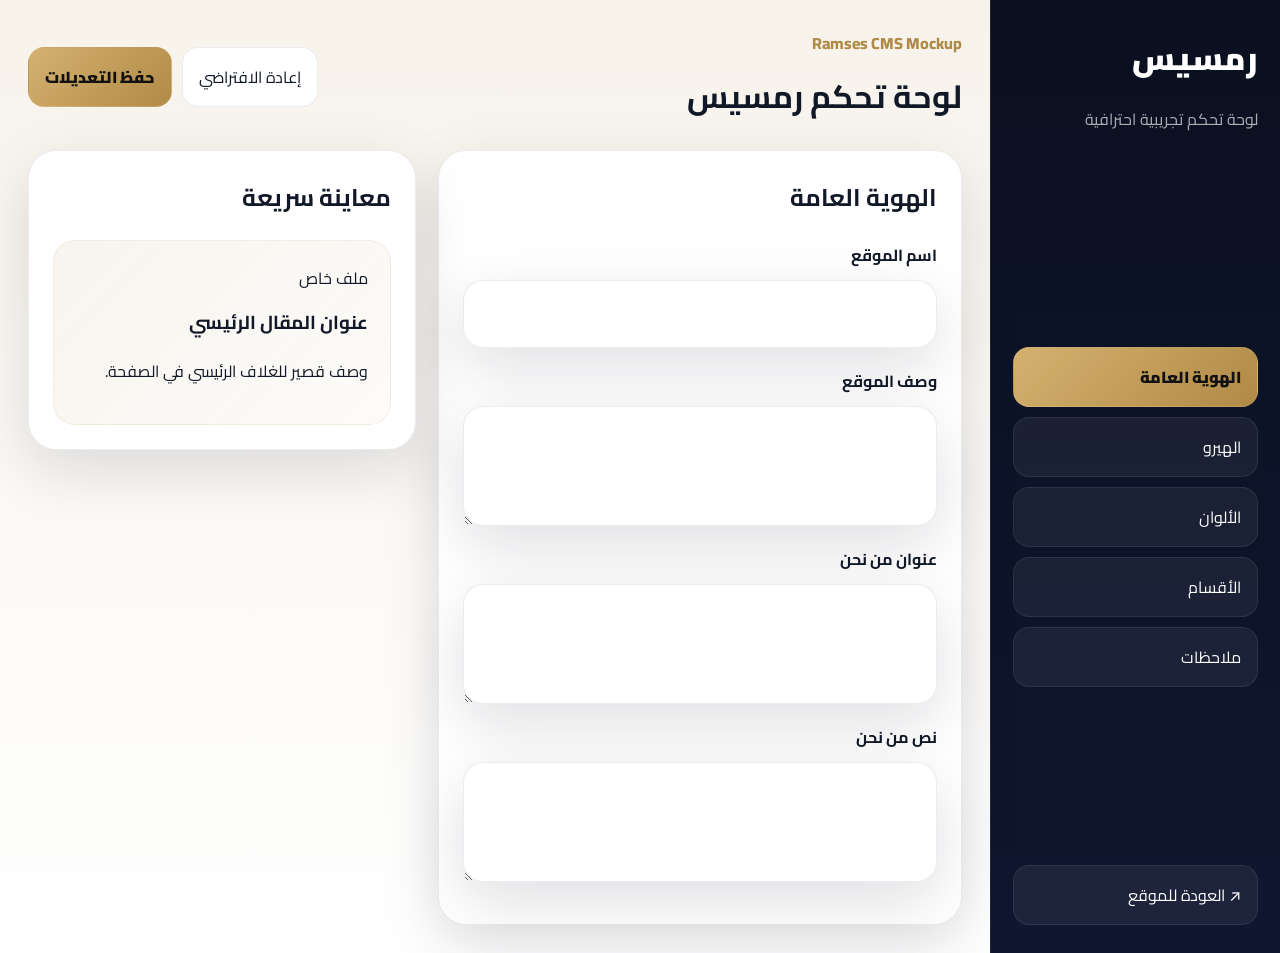
<file: admin.html>
<!DOCTYPE html>
<html lang="ar" dir="rtl">
<head>
  <meta charset="UTF-8" />
  <meta name="viewport" content="width=device-width, initial-scale=1.0" />
  <title>لوحة تحكم رمسيس</title>
  <link rel="preconnect" href="https://fonts.googleapis.com">
  <link rel="preconnect" href="https://fonts.gstatic.com" crossorigin>
  <link href="https://fonts.googleapis.com/css2?family=Cairo:wght@400;600;700;800;900&family=Inter:wght@400;500;600;700;800&display=swap" rel="stylesheet">
  <link rel="stylesheet" href="styles.css" />
</head>
<body class="admin-body">
  <div class="admin-layout">
    <aside class="admin-sidebar">
      <div>
        <div class="admin-logo">رمسيس</div>
        <p class="admin-sub">لوحة تحكم تجريبية احترافية</p>
      </div>
      <nav class="admin-nav">
        <button class="tab-btn active" data-tab="general">الهوية العامة</button>
        <button class="tab-btn" data-tab="hero">الهيرو</button>
        <button class="tab-btn" data-tab="colors">الألوان</button>
        <button class="tab-btn" data-tab="sections">الأقسام</button>
        <button class="tab-btn" data-tab="notes">ملاحظات</button>
      </nav>
      <a href="index.html" class="back-site">↗ العودة للموقع</a>
    </aside>

    <main class="admin-main">
      <header class="admin-header">
        <div>
          <span class="admin-kicker">Ramses CMS Mockup</span>
          <h1>لوحة تحكم رمسيس</h1>
        </div>
        <div class="admin-actions">
          <button id="resetData" class="ghost-btn">إعادة الافتراضي</button>
          <button id="saveData" class="primary-btn">حفظ التعديلات</button>
        </div>
      </header>

      <section class="admin-grid">
        <div class="panel tab-panel active" id="general">
          <h2>الهوية العامة</h2>
          <label>اسم الموقع<input type="text" id="siteName" /></label>
          <label>وصف الموقع<textarea id="siteTag"></textarea></label>
          <label>عنوان من نحن<textarea id="aboutTitleInput"></textarea></label>
          <label>نص من نحن<textarea id="aboutTextInput"></textarea></label>
        </div>

        <div class="panel tab-panel" id="hero">
          <h2>قسم الهيرو</h2>
          <label>التصنيف<input type="text" id="heroCategoryInput" /></label>
          <label>العنوان الرئيسي<textarea id="heroTitleInput"></textarea></label>
          <label>الوصف<textarea id="heroDescInput"></textarea></label>
          <label>رابط الصورة<input type="text" id="heroImageInput" /></label>
        </div>

        <div class="panel tab-panel" id="colors">
          <h2>ألوان الواجهة</h2>
          <label>اللون الأساسي<input type="color" id="primaryColor" /></label>
          <label>لون الخلفية الداكنة<input type="color" id="darkColor" /></label>
          <label>لون البطاقات الفاتحة<input type="color" id="surfaceColor" /></label>
        </div>

        <div class="panel tab-panel" id="sections">
          <h2>محتوى إضافي</h2>
          <label>عنوان الاشتراك بالنشرة<textarea id="newsletterTitleInput"></textarea></label>
          <label>نص الاشتراك<textarea id="newsletterTextInput"></textarea></label>
          <label>روابط التواصل (سطر لكل رابط)<textarea id="socialLinksInput"></textarea></label>
        </div>

        <div class="panel tab-panel" id="notes">
          <h2>مهم</h2>
          <div class="note-box">
            هذه اللوحة ما زالت Front-end فقط وتخزن التعديلات داخل المتصفح عبر <strong>localStorage</strong>.
            البنية أصبحت أقوى، وفي الخطوة التالية يمكن ربط المقالات والاشتراكات ولوحة التحكم فعليًا مع Supabase.
          </div>
        </div>

        <div class="panel preview-panel">
          <h2>معاينة سريعة</h2>
          <div class="preview-card">
            <span id="previewCategory">ملف خاص</span>
            <h3 id="previewTitle">عنوان المقال الرئيسي</h3>
            <p id="previewDesc">وصف قصير للغلاف الرئيسي في الصفحة.</p>
          </div>
        </div>
      </section>
    </main>
  </div>

  <script src="admin.js"></script>
</body>
</html>
</file>
<file: styles.css>
:root {
  --bg: #0b1020;
  --bg-2: #121935;
  --gold: #b08a47;
  --gold-soft: rgba(176, 138, 71, 0.14);
  --surface: #f4efe7;
  --surface-2: #ffffff;
  --surface-3: rgba(255,255,255,0.7);
  --text: #111827;
  --muted: #596579;
  --border: rgba(255,255,255,.14);
  --line: rgba(17,24,39,.08);
  --shadow: 0 20px 60px rgba(12, 18, 35, 0.13);
  --shadow-strong: 0 30px 80px rgba(8, 12, 25, 0.22);
  --container: 1240px;
  --radius-xl: 34px;
  --radius-lg: 26px;
  --radius-md: 20px;
  --transition: all .35s ease;
}

html[data-theme="dark"] {
  --surface: #101829;
  --surface-2: #111a2d;
  --surface-3: rgba(16,24,41,0.82);
  --text: #eef2ff;
  --muted: #b3bdd0;
  --line: rgba(255,255,255,.08);
  --shadow: 0 20px 60px rgba(0, 0, 0, .28);
  background: #070b14;
}

* { box-sizing: border-box; }
html { scroll-behavior: smooth; }
body {
  margin: 0;
  font-family: "Cairo", "Inter", sans-serif;
  color: var(--text);
  background:
    radial-gradient(circle at top right, rgba(176,138,71,.1), transparent 28%),
    linear-gradient(180deg, #f8f6f1 0%, #ffffff 26%, #f7f2e8 100%);
  overflow-x: hidden;
}
html[data-theme="dark"] body {
  background:
    radial-gradient(circle at top right, rgba(176,138,71,.12), transparent 24%),
    linear-gradient(180deg, #070b14 0%, #0c1322 42%, #09111f 100%);
}
a { color: inherit; text-decoration: none; }
img { display: block; max-width: 100%; }
button, input, textarea { font: inherit; }
.container { width: min(100% - 32px, var(--container)); margin: 0 auto; position: relative; z-index: 2; }
.desktop-only { display: block; }
.mobile-only { display: none; }

.bg-orb {
  position: fixed;
  border-radius: 999px;
  filter: blur(60px);
  pointer-events: none;
  z-index: 0;
  opacity: .5;
  animation: floatOrb 12s ease-in-out infinite;
}
.orb-1 { width: 260px; height: 260px; background: rgba(176,138,71,.18); top: 90px; right: -60px; }
.orb-2 { width: 180px; height: 180px; background: rgba(30,61,122,.16); bottom: 100px; left: -40px; animation-delay: -4s; }
@keyframes floatOrb { 0%,100% { transform: translateY(0px); } 50% { transform: translateY(26px); } }

.topbar {
  position: sticky;
  top: 0;
  z-index: 60;
  background: rgba(10, 15, 30, .88);
  backdrop-filter: blur(18px);
  border-bottom: 1px solid var(--border);
}
.topbar-inner {
  min-height: 84px;
  display: grid;
  grid-template-columns: auto 1fr auto;
  gap: 18px;
  align-items: center;
}
.brand-wrap { display: flex; align-items: center; gap: 14px; color: #fff; }
.brand { font-size: 1.9rem; font-weight: 900; letter-spacing: .3px; }
.brand-sub { color: rgba(255,255,255,.74); font-size: .95rem; }
.menu-btn, .lang-toggle, .admin-link, .theme-toggle {
  border: 1px solid rgba(255,255,255,.16);
  background: rgba(255,255,255,.06);
  color: #fff;
  border-radius: 16px;
  padding: 11px 15px;
  transition: var(--transition);
}
.menu-btn:hover, .lang-toggle:hover, .admin-link:hover, .theme-toggle:hover { transform: translateY(-2px); background: rgba(255,255,255,.12); }
.top-actions { display: flex; align-items: center; gap: 10px; }
.top-search-wrap {
  display: flex; align-items: center; gap: 10px;
  background: rgba(255,255,255,.08);
  border: 1px solid rgba(255,255,255,.12);
  border-radius: 18px;
  padding: 0 14px;
  height: 54px;
  max-width: 560px;
  width: 100%;
  justify-self: center;
}
.top-search-wrap svg { width: 20px; height: 20px; fill: rgba(255,255,255,.72); }
.top-search-wrap input { background: transparent; border: 0; outline: none; color: #fff; width: 100%; }
.top-search-wrap input::placeholder { color: rgba(255,255,255,.62); }

.main-nav { background: var(--surface-3); border-bottom: 1px solid var(--line); backdrop-filter: blur(16px); position: sticky; top: 84px; z-index: 40; }
.nav-inner { min-height: 60px; display: flex; align-items: center; gap: 28px; overflow-x: auto; }
.nav-inner a { font-weight: 800; color: var(--text); white-space: nowrap; position: relative; }
.nav-inner a::after { content: ""; position: absolute; inset-inline-start: 0; bottom: -10px; width: 0; height: 3px; background: var(--gold); border-radius: 999px; transition: var(--transition); }
.nav-inner a:hover::after { width: 100%; }

.glass-panel {
  background: linear-gradient(180deg, rgba(255,255,255,.65), rgba(255,255,255,.4));
  backdrop-filter: blur(18px);
  border: 1px solid rgba(255,255,255,.24);
  box-shadow: var(--shadow);
}
html[data-theme="dark"] .glass-panel {
  background: linear-gradient(180deg, rgba(17,26,45,.82), rgba(17,26,45,.68));
  border-color: rgba(255,255,255,.08);
}

.hero { padding: 30px 0 24px; }
.hero-grid { display: grid; grid-template-columns: 1.8fr .95fr; gap: 22px; }
.hero-main, .article-card, .news-section-card, .sidebar-card, .about-card, .newsletter-shell, .article-content-card {
  transform: translateY(0);
  transition: var(--transition);
}
.hero-main:hover, .article-card:hover, .news-section-card:hover, .sidebar-card:hover, .about-card:hover, .news-item:hover {
  transform: translateY(-6px);
}
.floating-card { animation: gentleFloat 7s ease-in-out infinite; }
@keyframes gentleFloat { 0%,100% { transform: translateY(0); } 50% { transform: translateY(-8px); } }
.hero-main { position: relative; min-height: 660px; border-radius: 38px; overflow: hidden; box-shadow: var(--shadow-strong); }
.hero-main img { width: 100%; height: 100%; object-fit: cover; transform: scale(1.02); }
.hero-overlay { position: absolute; inset: 0; background: linear-gradient(180deg, rgba(5,8,18,.08), rgba(5,8,18,.52) 55%, rgba(5,8,18,.94)); }
.hero-content { position: absolute; inset-inline: 0; bottom: 0; padding: 38px; color: #fff; z-index: 2; }
.eyebrow, .section-kicker, .card-tag, .mini-tag {
  display: inline-flex; align-items: center; gap: 8px;
  background: var(--gold-soft);
  color: var(--gold);
  font-weight: 800;
  border-radius: 999px;
  padding: 8px 14px;
  font-size: .88rem;
  border: 1px solid rgba(176,138,71,.16);
}
.section-kicker.light { background: rgba(255,255,255,.08); color: #f4d8a0; border-color: rgba(255,255,255,.1); }
.hero-content h1 { font-size: clamp(2.1rem, 4vw, 4.2rem); line-height: 1.08; margin: 18px 0 14px; max-width: 820px; }
.hero-content p { max-width: 760px; font-size: 1.07rem; color: rgba(255,255,255,.84); }
.hero-meta, .article-meta-row, .card-meta { display: flex; align-items: center; gap: 10px; color: rgba(255,255,255,.8); font-size: .95rem; margin-top: 12px; flex-wrap: wrap; }
.hero-actions { display: flex; gap: 12px; align-items: center; margin-top: 16px; }
.hero-read-btn, .read-link {
  display: inline-block;
  margin-top: 16px;
  padding: 13px 18px;
  background: rgba(255,255,255,.13);
  border: 1px solid rgba(255,255,255,.16);
  color: #fff;
  border-radius: 16px;
  font-weight: 800;
  transition: var(--transition);
}
.hero-read-btn:hover, .read-link:hover { transform: translateY(-2px); }
.read-link { color: var(--bg); background: var(--surface); border-color: var(--line); }
html[data-theme="dark"] .read-link { color: #fff; background: rgba(255,255,255,.08); border-color: rgba(255,255,255,.08); }
.hero-side { display: grid; gap: 16px; }
.mini-card {
  background: var(--surface-2); border: 1px solid var(--line); border-radius: 30px; padding: 22px;
  min-height: 198px; display: flex; justify-content: space-between; gap: 16px; box-shadow: var(--shadow); transition: var(--transition);
}
.mini-card:nth-child(1) { animation: appearUp .7s ease both; }
.mini-card:nth-child(2) { animation: appearUp .9s ease both; }
.mini-card:nth-child(3) { animation: appearUp 1.1s ease both; }
.mini-card h3 { margin: 14px 0 0; font-size: 1.25rem; line-height: 1.35; }
.mini-arrow { font-size: 1.5rem; color: var(--gold); }

.ticker-wrap { padding: 0 0 28px; }
.ticker { color: #fff; border-radius: 24px; padding: 15px 18px; display: flex; gap: 18px; overflow: hidden; align-items: center; background: linear-gradient(135deg, #121a31, #1c2746); }
.ticker-label { font-weight: 900; color: #f2d39a; white-space: nowrap; }
.ticker-track { display: flex; gap: 28px; white-space: nowrap; animation: ticker 24s linear infinite; }
@keyframes ticker { from { transform: translateX(0);} to { transform: translateX(-35%);} }

.section { padding: 66px 0; position: relative; z-index: 1; }
.section.alt { background: linear-gradient(180deg, rgba(10,15,30,.03), rgba(10,15,30,.06)); }
html[data-theme="dark"] .section.alt { background: linear-gradient(180deg, rgba(255,255,255,.02), rgba(255,255,255,.03)); }
.section-head { display: flex; justify-content: space-between; align-items: end; gap: 20px; margin-bottom: 26px; }
.section-head h2 { font-size: clamp(1.8rem, 2.5vw, 3.1rem); margin: 10px 0 0; }
.section-head p { max-width: 640px; color: var(--muted); font-size: 1rem; }
.mini-head h2 { margin-top: 12px; }
.search-box input, .newsletter-form input, .newsletter-form button, .panel input, .panel textarea {
  width: 100%; padding: 18px 20px; border: 1px solid var(--line); background: var(--surface-2); border-radius: 20px; font: inherit; box-shadow: var(--shadow);
  color: var(--text);
}
.panel textarea { min-height: 120px; resize: vertical; }
.premium-input input:focus, .top-search-wrap input:focus, .newsletter-form input:focus, .panel input:focus, .panel textarea:focus { outline: 2px solid rgba(176,138,71,.3); }
.cards-grid.three { display: grid; grid-template-columns: repeat(3, 1fr); gap: 22px; }
.article-card {
  background: var(--surface-2); border-radius: 30px; overflow: hidden; box-shadow: var(--shadow); border: 1px solid var(--line);
}
.article-card img { width: 100%; height: 250px; object-fit: cover; transition: transform .6s ease; }
.article-card:hover img { transform: scale(1.04); }
.card-body { padding: 24px; }
.card-body h3 { font-size: 1.3rem; line-height: 1.4; margin: 14px 0 10px; }
.card-body p { color: var(--muted); margin: 0; min-height: 64px; }

.news-sections-grid { display: grid; grid-template-columns: repeat(3, 1fr); gap: 22px; }
.news-section-card { background: var(--surface-2); border-radius: 30px; padding: 22px; box-shadow: var(--shadow); border: 1px solid var(--line); }
.news-section-head { display: flex; justify-content: space-between; align-items: center; margin-bottom: 18px; gap: 10px; }
.news-section-head h3 { margin: 0; font-size: 1.3rem; }
.news-section-head span { color: var(--muted); font-size: .92rem; }
.news-item { display: grid; grid-template-columns: 88px 1fr; gap: 14px; padding: 14px 0; border-top: 1px solid var(--line); transition: var(--transition); }
.news-item:first-of-type { border-top: 0; padding-top: 0; }
.news-item img { width: 88px; height: 88px; border-radius: 18px; object-fit: cover; }
.news-item strong { display: block; line-height: 1.45; }
.news-item p { margin: 8px 0 0; color: var(--muted); font-size: .95rem; }

.premium-split { overflow: hidden; }
.split-grid { display: grid; grid-template-columns: 1.05fr .95fr; gap: 26px; align-items: center; }
.about-card {
  padding: 32px; border-radius: 34px; background: var(--surface-2); box-shadow: var(--shadow); border: 1px solid var(--line);
}
.about-card h2 { font-size: clamp(1.8rem, 2.7vw, 3rem); margin: 14px 0; }
.about-card p { color: var(--muted); font-size: 1.04rem; line-height: 1.9; }
.about-points { display: grid; gap: 14px; margin-top: 24px; }
.about-point { display: grid; grid-template-columns: auto 1fr; gap: 14px; align-items: start; padding: 16px 18px; border-radius: 22px; background: rgba(176,138,71,.06); border: 1px solid rgba(176,138,71,.1); }
.about-point strong { color: var(--gold); font-size: 1.25rem; }
.about-visual { position: relative; min-height: 470px; }
.about-stack { position: relative; width: 100%; height: 100%; min-height: 470px; }
.floating-panel {
  position: absolute; background: linear-gradient(180deg, rgba(255,255,255,.82), rgba(255,255,255,.65));
  backdrop-filter: blur(22px); border: 1px solid rgba(255,255,255,.3); box-shadow: var(--shadow-strong); border-radius: 30px;
}
html[data-theme="dark"] .floating-panel { background: linear-gradient(180deg, rgba(18,25,53,.9), rgba(18,25,53,.8)); border-color: rgba(255,255,255,.08); }
.floating-panel.big { inset: 60px 40px 120px 20px; padding: 32px; animation: floatCard 7s ease-in-out infinite; }
.floating-panel.small { width: 120px; height: 120px; display: grid; place-items: center; font-weight: 900; animation: floatCard 8s ease-in-out infinite; }
.panel-a { top: 10px; inset-inline-end: 20px; animation-delay: -1s; }
.panel-b { bottom: 40px; inset-inline-start: 0; animation-delay: -2.4s; }
.panel-c { bottom: 0; inset-inline-end: 80px; animation-delay: -3.2s; }
.floating-panel.big h3 { font-size: 2rem; margin: 16px 0 10px; }
.floating-panel.big p { color: var(--muted); line-height: 1.8; }
@keyframes floatCard { 0%,100% { transform: translateY(0) rotate(0deg); } 50% { transform: translateY(-10px) rotate(.4deg); } }

.dark-section { background: linear-gradient(135deg, var(--bg), var(--bg-2)); color: #fff; }
.newsletter-shell {
  border-radius: 36px; padding: 34px; display: grid; grid-template-columns: 1.1fr .9fr; gap: 24px; align-items: center;
  background: linear-gradient(135deg, rgba(255,255,255,.08), rgba(255,255,255,.04)); border: 1px solid rgba(255,255,255,.1);
}
.newsletter-copy h2 { font-size: clamp(1.8rem, 2.6vw, 3rem); margin: 14px 0 10px; }
.newsletter-copy p, .newsletter-note { color: rgba(255,255,255,.78); }
.newsletter-form { display: grid; grid-template-columns: 1fr auto; gap: 12px; }
.newsletter-form input { background: rgba(255,255,255,.08); color: #fff; border-color: rgba(255,255,255,.1); box-shadow: none; }
.newsletter-form input::placeholder { color: rgba(255,255,255,.56); }
.newsletter-form button { width: auto; padding-inline: 26px; background: linear-gradient(135deg, #d0a95d, #b08a47); color: #111; font-weight: 900; border: 0; cursor: pointer; box-shadow: none; }
.newsletter-form button:hover { transform: translateY(-2px); }
.newsletter-note { grid-column: 1 / -1; font-size: .95rem; }

.footer { padding: 28px 0 30px; background: transparent; }
.footer-top { display: flex; justify-content: space-between; gap: 20px; align-items: center; padding-bottom: 16px; border-bottom: 1px solid var(--line); }
.footer-links { display: flex; gap: 18px; flex-wrap: wrap; color: var(--muted); font-weight: 700; }
.social-row { display: flex; flex-wrap: wrap; gap: 12px; padding-top: 20px; }
.social-link {
  padding: 12px 16px; border-radius: 999px; border: 1px solid var(--line); background: var(--surface-2); box-shadow: var(--shadow);
  transition: var(--transition); font-weight: 700;
}
.social-link:hover { transform: translateY(-2px); }

.article-page { padding-bottom: 40px; }
.article-hero-wrap { display: grid; grid-template-columns: 1.15fr .85fr; gap: 22px; align-items: end; }
.article-hero-media { min-height: 520px; overflow: hidden; border-radius: 34px; box-shadow: var(--shadow-strong); }
.article-hero-media img { width: 100%; height: 100%; object-fit: cover; }
.article-hero-card { background: var(--surface-2); border-radius: 34px; padding: 30px; box-shadow: var(--shadow); border: 1px solid var(--line); }
.article-hero-card h1 { font-size: clamp(2rem, 3.4vw, 3.6rem); line-height: 1.12; margin: 16px 0 12px; }
.article-hero-card p { color: var(--muted); line-height: 1.85; }
.article-layout { display: grid; grid-template-columns: 1.15fr .55fr; gap: 22px; }
.article-content-card { background: var(--surface-2); border-radius: 32px; padding: 34px; box-shadow: var(--shadow); border: 1px solid var(--line); }
.article-body p { font-size: 1.09rem; line-height: 2.15; margin: 0 0 22px; color: var(--text); }
.article-body blockquote {
  margin: 26px 0 0; padding: 24px; border-radius: 24px; background: linear-gradient(135deg, rgba(176,138,71,.09), rgba(176,138,71,.03));
  border-inline-start: 4px solid var(--gold); font-size: 1.1rem; font-weight: 700;
}
.article-sidebar { display: grid; gap: 18px; align-content: start; position: sticky; top: 160px; height: fit-content; }
.sidebar-card { background: var(--surface-2); border-radius: 28px; padding: 24px; box-shadow: var(--shadow); border: 1px solid var(--line); }
.related-list { display: grid; gap: 14px; }
.related-item { display: grid; grid-template-columns: 88px 1fr; gap: 12px; align-items: start; }
.related-item img { width: 88px; height: 88px; object-fit: cover; border-radius: 18px; }
.related-item strong { line-height: 1.4; }
.related-item p { color: var(--muted); margin: 6px 0 0; font-size: .93rem; }

.admin-body { background: linear-gradient(180deg, #f7f3eb, #fff); }
.admin-layout { display: grid; grid-template-columns: 290px 1fr; min-height: 100vh; }
.admin-sidebar {
  background: linear-gradient(180deg, var(--bg), #0f1730); color: #fff; padding: 28px 22px; display: flex; flex-direction: column; justify-content: space-between; border-inline-end: 1px solid rgba(255,255,255,.08);
}
.admin-logo { font-size: 2rem; font-weight: 900; }
.admin-sub { color: rgba(255,255,255,.66); }
.admin-nav { display: grid; gap: 10px; margin-top: 20px; }
.tab-btn, .back-site, .ghost-btn, .primary-btn {
  border-radius: 16px; border: 1px solid rgba(255,255,255,.08); padding: 14px 16px; background: rgba(255,255,255,.06); color: inherit; text-align: start; cursor: pointer; transition: var(--transition);
}
.tab-btn.active, .primary-btn { background: linear-gradient(135deg, #d5b16f, #b08a47); color: #111; font-weight: 900; }
.admin-main { padding: 28px; }
.admin-header { display: flex; justify-content: space-between; gap: 18px; align-items: center; margin-bottom: 24px; }
.admin-header h1 { margin: 8px 0 0; }
.admin-kicker { color: var(--gold); font-weight: 800; }
.admin-actions { display: flex; gap: 10px; }
.ghost-btn { background: var(--surface-2); color: var(--text); border: 1px solid var(--line); }
.admin-grid { display: grid; grid-template-columns: 1.15fr .85fr; gap: 22px; align-items: start; }
.panel {
  background: var(--surface-2); border-radius: 28px; padding: 24px; box-shadow: var(--shadow); border: 1px solid var(--line); display: none;
}
.panel.active, .preview-panel { display: block; }
.panel h2 { margin-top: 0; }
.panel label { display: grid; gap: 10px; margin-bottom: 18px; font-weight: 700; }
.note-box, .preview-card { padding: 22px; border-radius: 22px; background: linear-gradient(135deg, rgba(176,138,71,.09), rgba(176,138,71,.03)); border: 1px solid rgba(176,138,71,.12); }
.preview-card h3 { margin: 12px 0 8px; }

.reveal { opacity: 0; transform: translateY(26px); transition: opacity .7s ease, transform .7s ease; }
.reveal.visible { opacity: 1; transform: translateY(0); }
.slide-up.visible { animation: appearUp .9s ease both; }
.scale-in.visible { animation: scaleIn .9s ease both; }
@keyframes appearUp { from { opacity: 0; transform: translateY(30px); } to { opacity: 1; transform: translateY(0); } }
@keyframes scaleIn { from { opacity: 0; transform: scale(.96); } to { opacity: 1; transform: scale(1); } }
.empty-state { padding: 34px; background: var(--surface-2); border: 1px dashed var(--line); border-radius: 24px; text-align: center; box-shadow: var(--shadow); }

@media (max-width: 1100px) {
  .hero-grid, .cards-grid.three, .news-sections-grid, .split-grid, .article-hero-wrap, .article-layout, .newsletter-shell, .admin-layout, .admin-grid { grid-template-columns: 1fr; }
  .topbar-inner { grid-template-columns: 1fr; }
  .desktop-only { display: none; }
  .mobile-only { display: block; }
  .main-nav { top: 84px; }
  .article-sidebar { position: static; }
  .footer-top { flex-direction: column; align-items: start; }
}

@media (max-width: 760px) {
  .brand { font-size: 1.6rem; }
  .brand-sub { font-size: .84rem; }
  .top-actions { flex-wrap: wrap; }
  .hero-main { min-height: 540px; }
  .hero-content { padding: 24px; }
  .section { padding: 52px 0; }
  .section-head { flex-direction: column; align-items: start; }
  .newsletter-form { grid-template-columns: 1fr; }
  .news-item, .related-item { grid-template-columns: 72px 1fr; }
  .news-item img, .related-item img { width: 72px; height: 72px; }
  .admin-main { padding: 18px; }
  .admin-sidebar { padding: 20px; }
}
</file>
